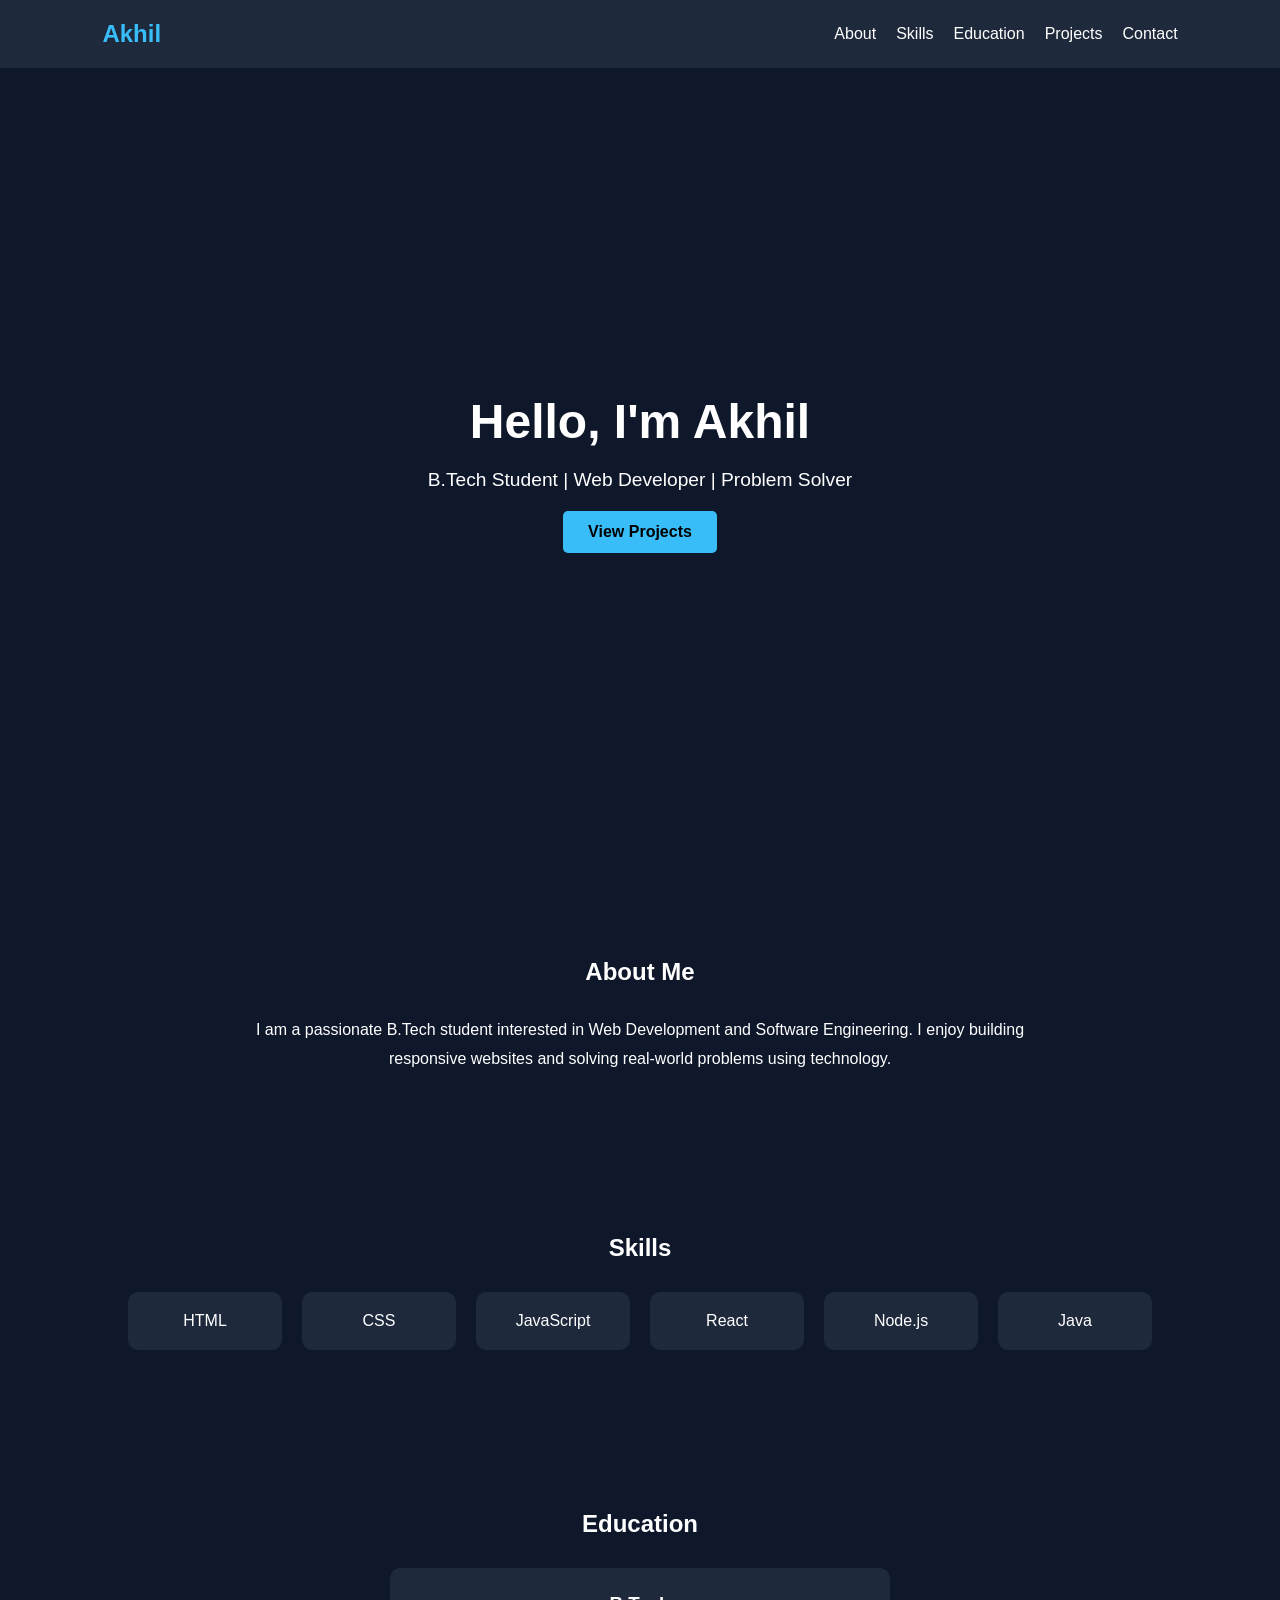
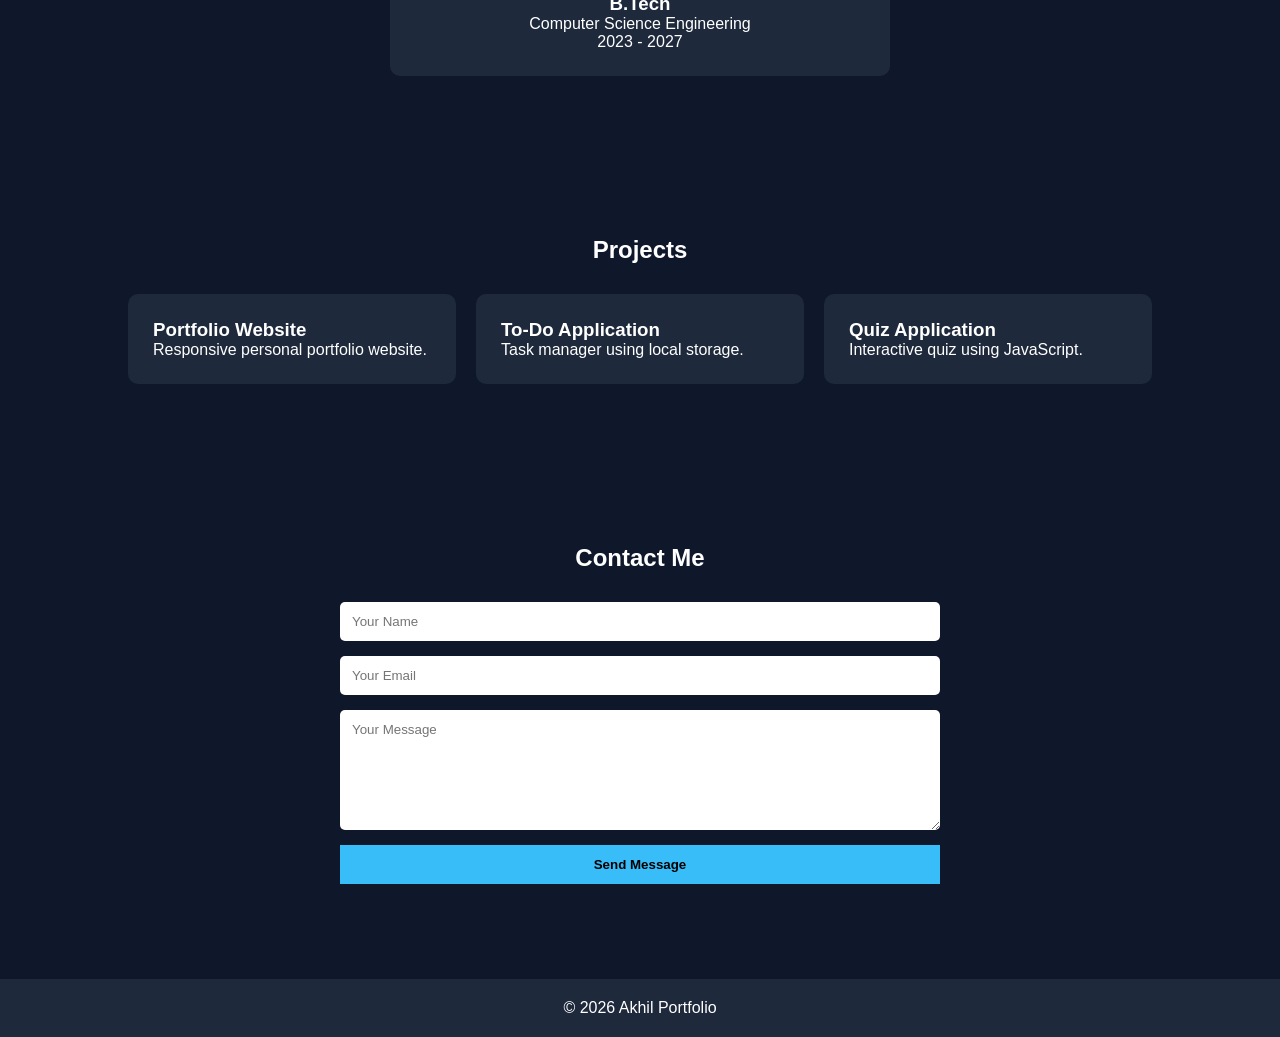
<file: portfolio-website/index.html>
<!DOCTYPE html>
<html lang="en">
<head>
    <meta charset="UTF-8">
    <meta name="viewport" content="width=device-width, initial-scale=1.0">
    <title>Akhil Portfolio</title>
    <link rel="stylesheet" href="style.css">
</head>
<body>

<header>
    <nav>
        <h2 class="logo">Akhil</h2>

        <ul class="nav-links">
            <li><a href="#about">About</a></li>
            <li><a href="#skills">Skills</a></li>
            <li><a href="#education">Education</a></li>
            <li><a href="#projects">Projects</a></li>
            <li><a href="#contact">Contact</a></li>
        </ul>
    </nav>

    <div class="hero">
        <h1>Hello, I'm Akhil</h1>
        <p>B.Tech Student | Web Developer | Problem Solver</p>

        <a href="#projects" class="btn">
            View Projects
        </a>
    </div>
</header>

<section id="about">
    <h2>About Me</h2>

    <p>
        I am a passionate B.Tech student interested in Web Development
        and Software Engineering. I enjoy building responsive websites
        and solving real-world problems using technology.
    </p>
</section>

<section id="skills">
    <h2>Skills</h2>

    <div class="skills-container">
        <div class="skill">HTML</div>
        <div class="skill">CSS</div>
        <div class="skill">JavaScript</div>
        <div class="skill">React</div>
        <div class="skill">Node.js</div>
        <div class="skill">Java</div>
    </div>
</section>

<section id="education">
    <h2>Education</h2>

    <div class="card">
        <h3>B.Tech</h3>
        <p>Computer Science Engineering</p>
        <p>2023 - 2027</p>
    </div>
</section>

<section id="projects">
    <h2>Projects</h2>

    <div class="project-container">

        <div class="project-card">
            <h3>Portfolio Website</h3>
            <p>Responsive personal portfolio website.</p>
        </div>

        <div class="project-card">
            <h3>To-Do Application</h3>
            <p>Task manager using local storage.</p>
        </div>

        <div class="project-card">
            <h3>Quiz Application</h3>
            <p>Interactive quiz using JavaScript.</p>
        </div>

    </div>
</section>

<section id="contact">
    <h2>Contact Me</h2>

    <form id="contactForm">

        <input type="text" placeholder="Your Name" required>

        <input type="email" placeholder="Your Email" required>

        <textarea placeholder="Your Message" required></textarea>

        <button type="submit">
            Send Message
        </button>

    </form>

    <p id="msg"></p>
</section>

<footer>
    <p>© 2026 Akhil Portfolio</p>
</footer>

<script src="script.js"></script>

</body>
</html>
</file>
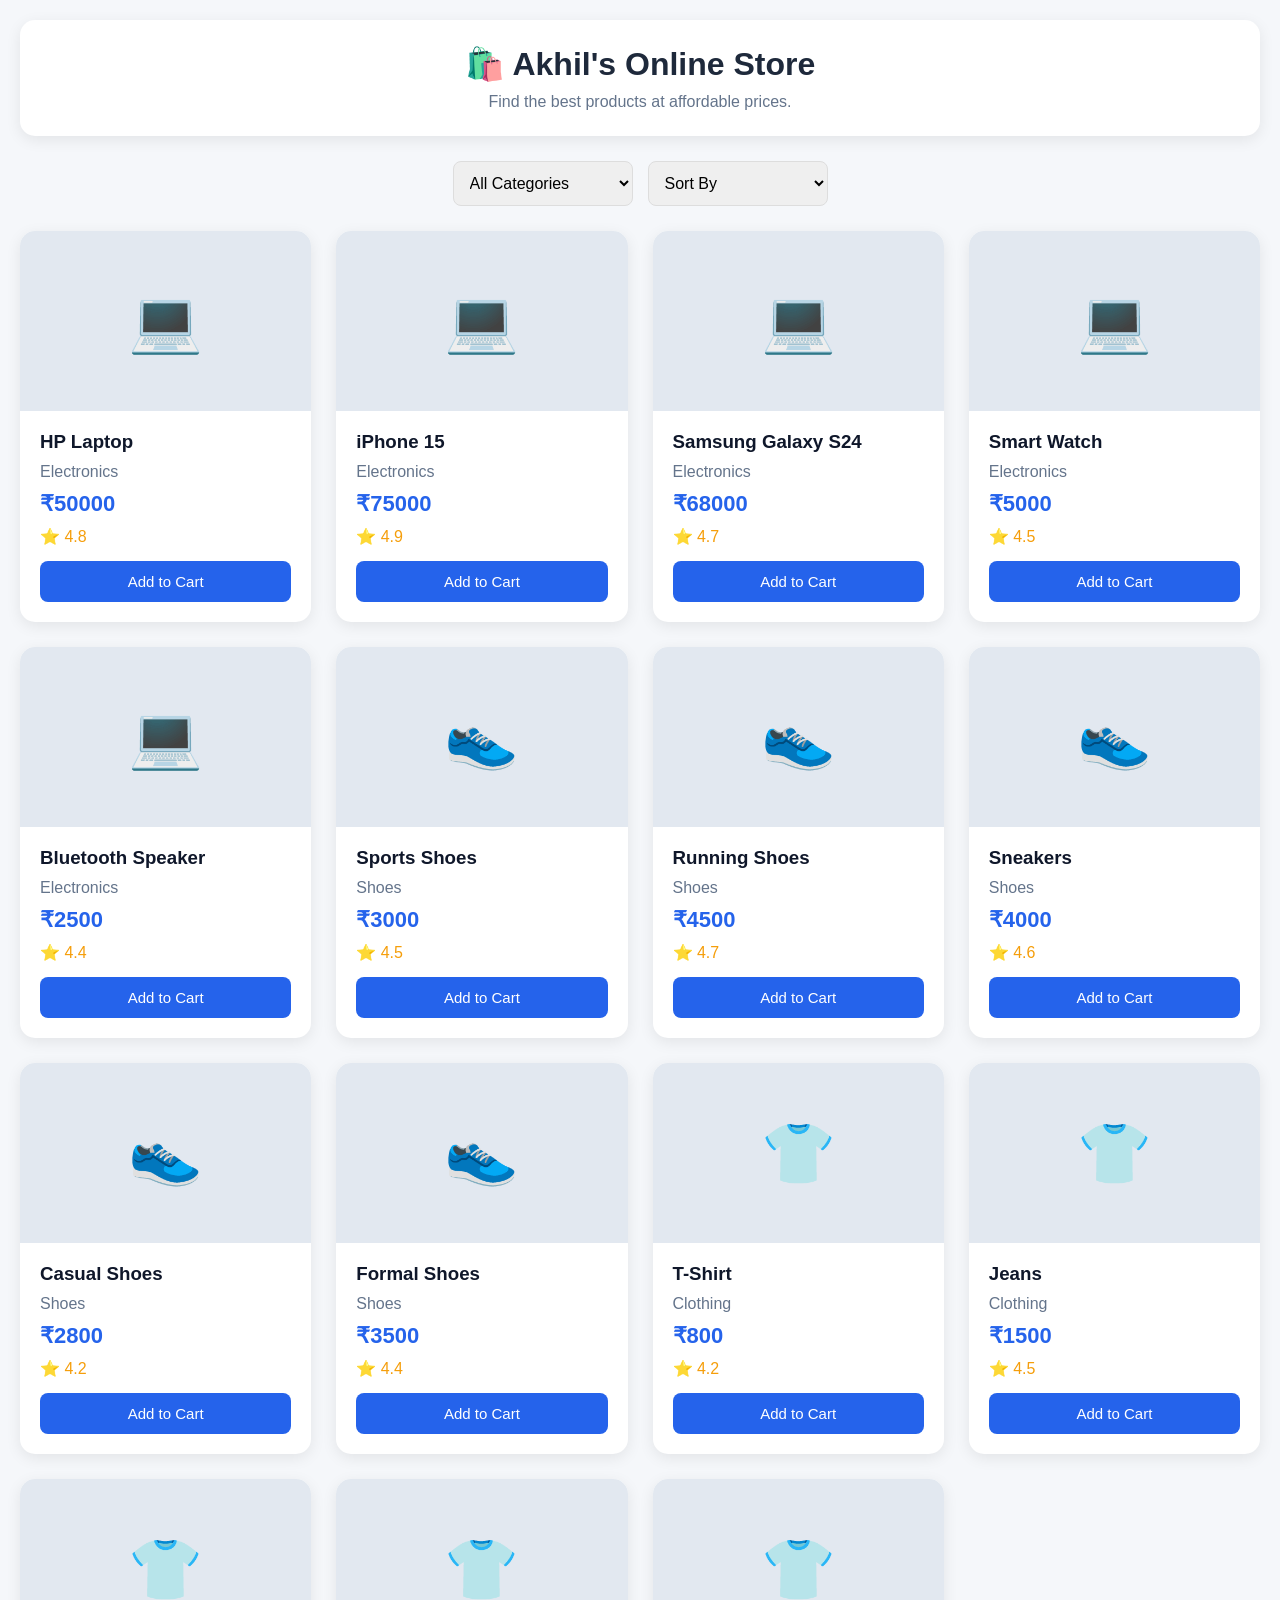
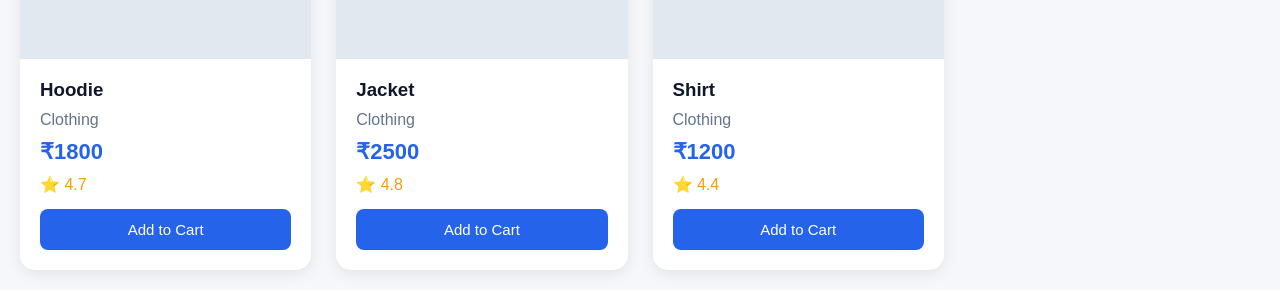
<file: product-Listing/index.html>
<!DOCTYPE html>
<html lang="en">
<head>
    <meta charset="UTF-8">
    <meta name="viewport" content="width=device-width, initial-scale=1.0">
    <title>Akhil's Online Store</title>
    <link rel="stylesheet" href="style.css">
</head>
<body>

    <div class="banner">
        <h1>🛍️ Akhil's Online Store</h1>
        <p>Find the best products at affordable prices.</p>
    </div>

    <div class="controls">

        <select id="categoryFilter">
            <option value="all">All Categories</option>
            <option value="Electronics">Electronics</option>
            <option value="Shoes">Shoes</option>
            <option value="Clothing">Clothing</option>
        </select>

        <select id="sortOption">
            <option value="default">Sort By</option>
            <option value="priceLow">Price Low to High</option>
            <option value="priceHigh">Price High to Low</option>
            <option value="rating">Highest Rating</option>
        </select>

    </div>

    <div id="products" class="products"></div>

    <script src="script.js"></script>

</body>
</html>
</file>
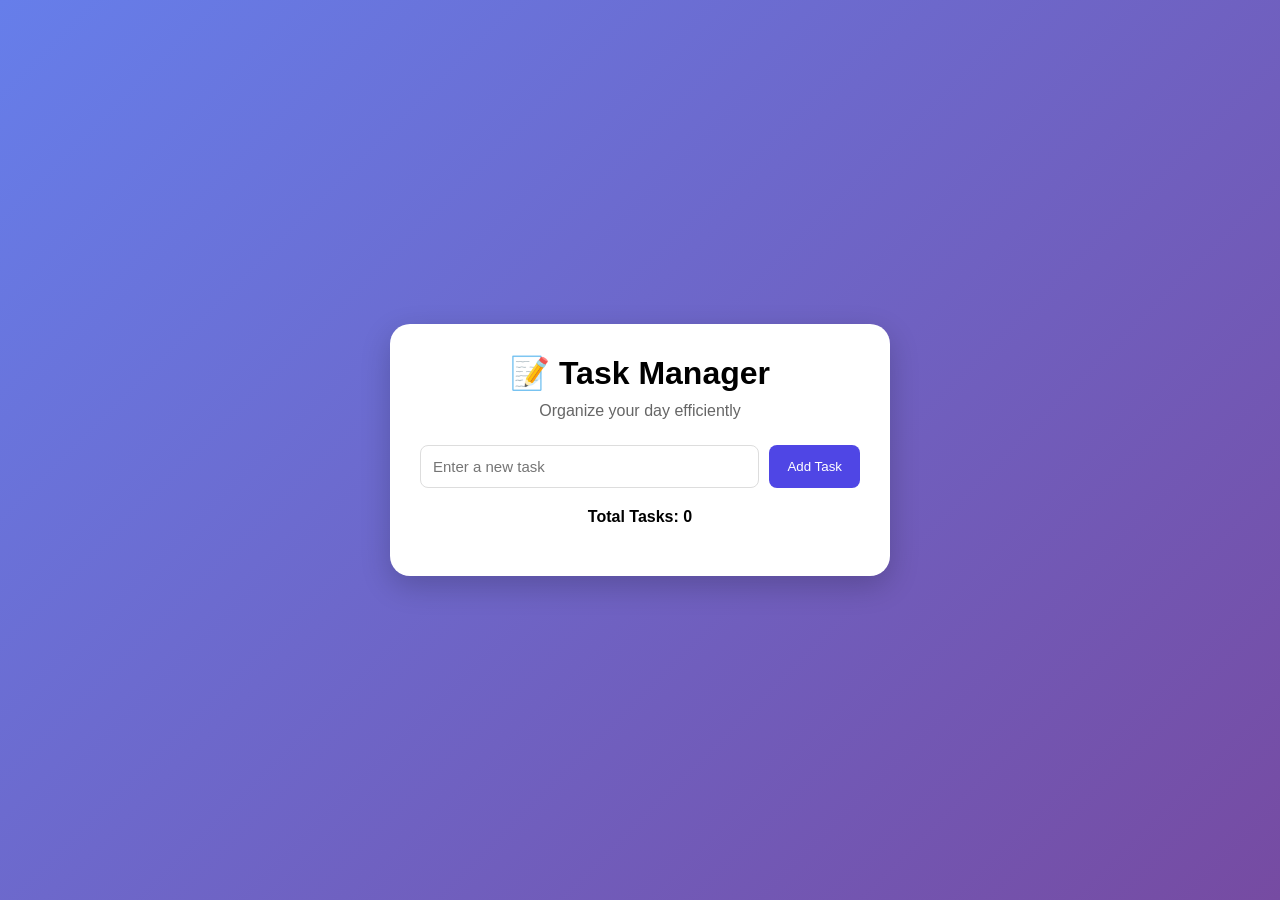
<file: Todo-app/index.html>
<!DOCTYPE html>
<html lang="en">
<head>
  <meta charset="UTF-8">
  <meta name="viewport" content="width=device-width, initial-scale=1.0">
  <title>Task Manager</title>
  <link rel="stylesheet" href="style.css">
</head>
<body>

<div class="container">

    <h1>📝 Task Manager</h1>

    <p class="subtitle">
        Organize your day efficiently
    </p>

    <div class="input-box">

        <input
        type="text"
        id="taskInput"
        placeholder="Enter a new task">

        <button onclick="addTask()">
            Add Task
        </button>

    </div>

    <div class="stats">
        Total Tasks:
        <span id="taskCount">0</span>
    </div>

    <ul id="taskList"></ul>

</div>

<script src="script.js"></script>

</body>
</html>
</file>
<file: portfolio-website/style.css>
*{
    margin:0;
    padding:0;
    box-sizing:border-box;
    font-family:Arial,sans-serif;
}

html{
    scroll-behavior:smooth;
}

body{
    background:#0f172a;
    color:white;
}

nav{
    display:flex;
    justify-content:space-between;
    align-items:center;
    padding:20px 8%;
    background:#1e293b;
    position:sticky;
    top:0;
}

.logo{
    color:#38bdf8;
}

.nav-links{
    display:flex;
    list-style:none;
}

.nav-links li{
    margin-left:20px;
}

.nav-links a{
    color:white;
    text-decoration:none;
}

.hero{
    height:90vh;
    display:flex;
    flex-direction:column;
    justify-content:center;
    align-items:center;
    text-align:center;
    padding:20px;
}

.hero h1{
    font-size:3rem;
}

.hero p{
    margin:20px 0;
    font-size:1.2rem;
}

.btn{
    background:#38bdf8;
    color:black;
    text-decoration:none;
    padding:12px 25px;
    border-radius:5px;
    font-weight:bold;
}

section{
    padding:80px 10%;
}

section h2{
    text-align:center;
    margin-bottom:30px;
}

#about p{
    max-width:800px;
    margin:auto;
    text-align:center;
    line-height:1.8;
}

.skills-container{
    display:grid;
    grid-template-columns:
    repeat(auto-fit,minmax(150px,1fr));
    gap:20px;
}

.skill{
    background:#1e293b;
    padding:20px;
    text-align:center;
    border-radius:10px;
}

.card{
    background:#1e293b;
    padding:25px;
    border-radius:10px;
    text-align:center;
    max-width:500px;
    margin:auto;
}

.project-container{
    display:grid;
    grid-template-columns:
    repeat(auto-fit,minmax(250px,1fr));
    gap:20px;
}

.project-card{
    background:#1e293b;
    padding:25px;
    border-radius:10px;
    transition:0.3s;
}

.project-card:hover{
    transform:translateY(-10px);
}

form{
    max-width:600px;
    margin:auto;
    display:flex;
    flex-direction:column;
    gap:15px;
}

input,
textarea{
    padding:12px;
    border:none;
    border-radius:5px;
}

textarea{
    min-height:120px;
}

button{
    background:#38bdf8;
    border:none;
    padding:12px;
    cursor:pointer;
    font-weight:bold;
}

#msg{
    text-align:center;
    margin-top:15px;
    color:#38bdf8;
}

footer{
    background:#1e293b;
    text-align:center;
    padding:20px;
}

/* RESPONSIVE */

@media(max-width:768px){

    nav{
        flex-direction:column;
        gap:15px;
    }

    .nav-links{
        flex-wrap:wrap;
        justify-content:center;
    }

    .hero h1{
        font-size:2.2rem;
    }

    section{
        padding:60px 5%;
    }
}
</file>
<file: product-Listing/style.css>
*{
    margin:0;
    padding:0;
    box-sizing:border-box;
    font-family:'Segoe UI',sans-serif;
}

body{
    background:#f5f7fa;
    padding:20px;
}

.banner{
    text-align:center;
    background:white;
    padding:25px;
    border-radius:15px;
    margin-bottom:25px;
    box-shadow:0 4px 15px rgba(0,0,0,0.08);
}

.banner h1{
    color:#1e293b;
    margin-bottom:10px;
}

.banner p{
    color:#64748b;
}

.controls{
    display:flex;
    justify-content:center;
    gap:15px;
    flex-wrap:wrap;
    margin-bottom:25px;
}

select{
    padding:12px;
    border-radius:8px;
    border:1px solid #ddd;
    min-width:180px;
    font-size:16px;
}

.products{
    display:grid;
    grid-template-columns:repeat(auto-fit,minmax(260px,1fr));
    gap:25px;
}

.card{
    background:white;
    border-radius:15px;
    overflow:hidden;
    box-shadow:0 4px 15px rgba(0,0,0,0.08);
    transition:0.3s;
}

.card:hover{
    transform:translateY(-8px);
}

.product-image{
    height:180px;
    display:flex;
    justify-content:center;
    align-items:center;
    font-size:60px;
    background:#e2e8f0;
}

.card-content{
    padding:20px;
}

.card h3{
    margin-bottom:10px;
    color:#0f172a;
}

.category{
    color:#64748b;
    margin-bottom:10px;
}

.price{
    font-size:22px;
    font-weight:bold;
    color:#2563eb;
    margin-bottom:10px;
}

.rating{
    color:#f59e0b;
}

.buy-btn{
    width:100%;
    padding:12px;
    margin-top:15px;
    border:none;
    border-radius:8px;
    background:#2563eb;
    color:white;
    cursor:pointer;
    font-size:15px;
}

.buy-btn:hover{
    background:#1d4ed8;
}

@media(max-width:768px){

    .banner h1{
        font-size:28px;
    }

    .controls{
        flex-direction:column;
        align-items:center;
    }

    select{
        width:100%;
        max-width:300px;
    }
}
</file>
<file: Todo-app/style.css>
*{
    margin:0;
    padding:0;
    box-sizing:border-box;
    font-family:'Segoe UI',sans-serif;
}

body{
    min-height:100vh;
    display:flex;
    justify-content:center;
    align-items:center;
    background:linear-gradient(
    135deg,
    #667eea,
    #764ba2
    );
    padding:20px;
}

.container{

    width:100%;
    max-width:500px;

    background:white;

    padding:30px;

    border-radius:20px;

    box-shadow:
    0 10px 30px rgba(0,0,0,0.2);
}

h1{
    text-align:center;
    margin-bottom:10px;
}

.subtitle{
    text-align:center;
    color:#666;
    margin-bottom:25px;
}

.input-box{
    display:flex;
    gap:10px;
}

input{
    flex:1;
    padding:12px;
    border:1px solid #ddd;
    border-radius:8px;
    font-size:15px;
}

button{
    padding:12px 18px;
    border:none;
    border-radius:8px;
    background:#4f46e5;
    color:white;
    cursor:pointer;
}

button:hover{
    background:#4338ca;
}

.stats{
    margin-top:20px;
    text-align:center;
    font-weight:bold;
}

ul{
    margin-top:20px;
}

li{
    list-style:none;
    margin:10px 0;
    background:#f3f4f6;
    padding:15px;
    border-radius:10px;

    display:flex;
    justify-content:space-between;
    align-items:center;
}

.task-text{
    flex:1;
    cursor:pointer;
}

.completed{
    text-decoration:line-through;
    color:gray;
}

.delete-btn{
    flex: 1;
    background:#ef4444;
}

.delete-btn:hover{
    background:#dc2626;
}

@media(max-width:600px){

    .input-box{
        flex-direction:column;
    }

    button{
        width:100%;
    }
}
</file>
